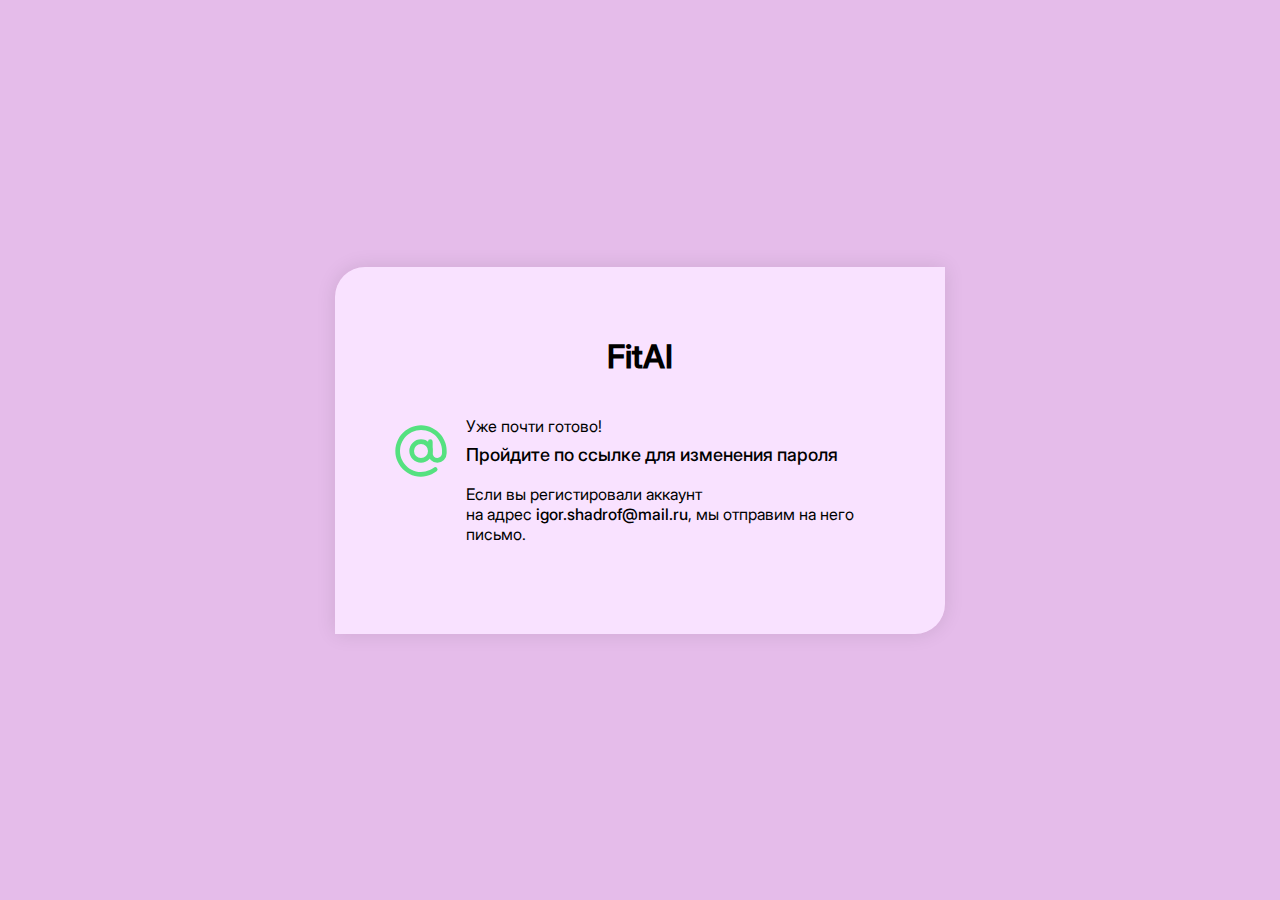
<file: ProductProgamming04042025/wwwroot/email-confirm-password-recovery.html>
<!DOCTYPE html>
<html lang="ru">
<head>
    <meta charset="UTF-8">
    <meta name="viewport" content="width=device-width, initial-scale=1.0">
    <link rel="stylesheet" href="./css/email-confirm.css">
    <link rel="stylesheet" href="./css/toast.css">
    <title>Document</title>
</head>
<body>
    <main>
        <section id="content">
            <div id="logo">
                <h1>FitAI</h1>
            </div>
            <div id="info">
                <div class="content">
                    <img src="./images/at.svg" class="at-image" alt="">
                    <div class="data">
                        <div class="small-text">
                            Уже почти готово!
                        </div>
                        <div class="text">
                            Пройдите по ссылке для изменения пароля
                        </div>
                        <div class="info-text">
                            Если вы регистировали аккаунт <br>
                            на адрес <span class="bold-text">igor.shadrof@mail.ru</span>, мы отправим на него письмо.
                        </div>
                    </div>
                </div>
            </div>
        </section>
    </main>
    <script src="./js/toast.js"></script>
    <script src="./js/login.js"></script>
</body>
</html>
</file>
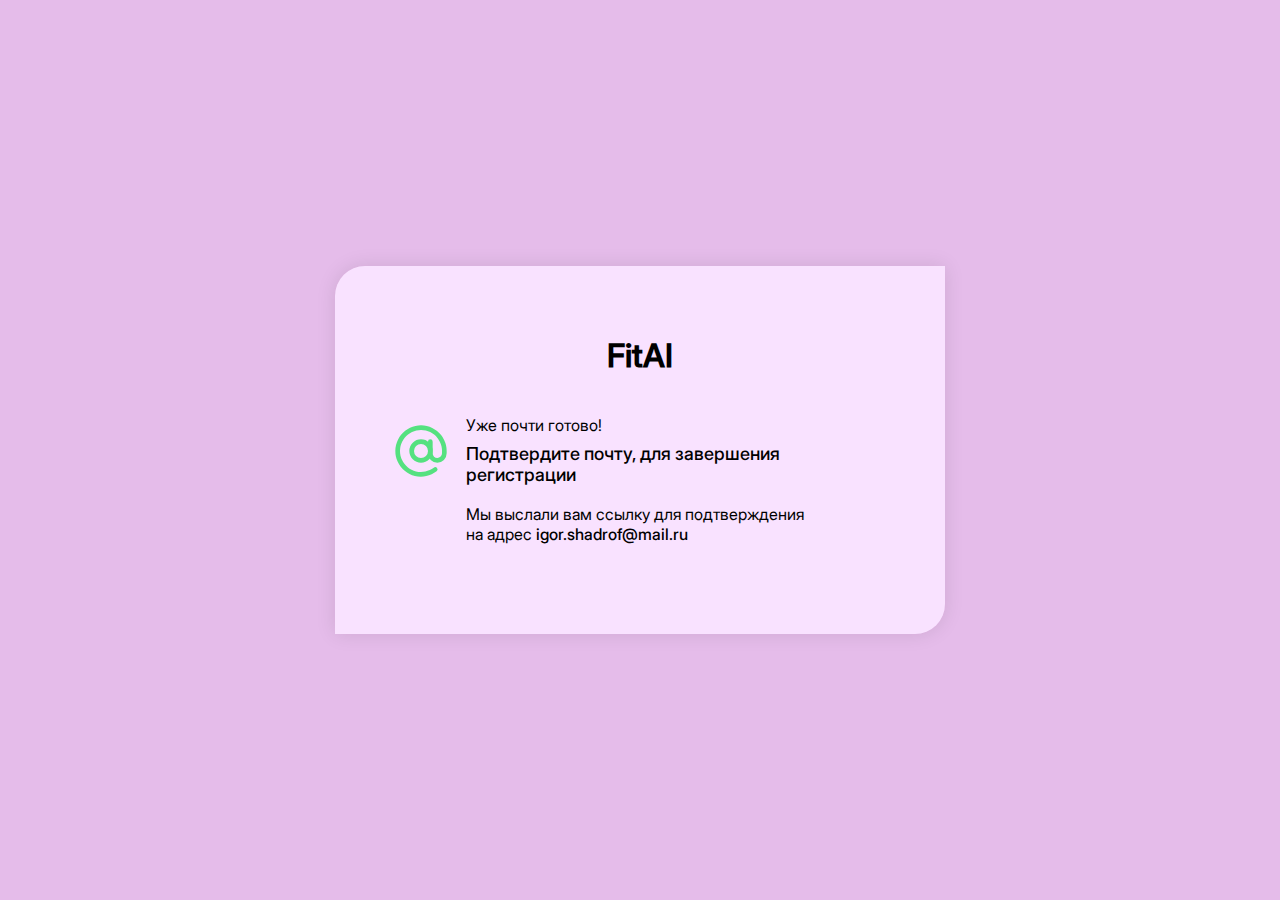
<file: ProductProgamming04042025/wwwroot/email-confirm.html>
<!DOCTYPE html>
<html lang="ru">
<head>
    <meta charset="UTF-8">
    <meta name="viewport" content="width=device-width, initial-scale=1.0">
    <link rel="stylesheet" href="./css/email-confirm.css">
    <link rel="stylesheet" href="./css/toast.css">
    <title>Document</title>
</head>
<body>
    <main>
        <section id="content">
            <div id="logo">
                <h1>FitAI</h1>
            </div>
            <div id="info">
                <div class="content">
                    <img src="./images/at.svg" class="at-image" alt="">
                    <div class="data">
                        <div class="small-text">
                            Уже почти готово!
                        </div>
                        <div class="text">
                            Подтвердите почту, для завершения регистрации
                        </div>
                        <div class="info-text">
                            Мы выслали вам ссылку для подтверждения <br>
                            на адрес <span class="bold-text">igor.shadrof@mail.ru</span>
                        </div>
                    </div>
                </div>
            </div>
        </section>
    </main>
    <script src="./js/toast.js"></script>
    <script src="./js/login.js"></script>
</body>
</html>
</file>
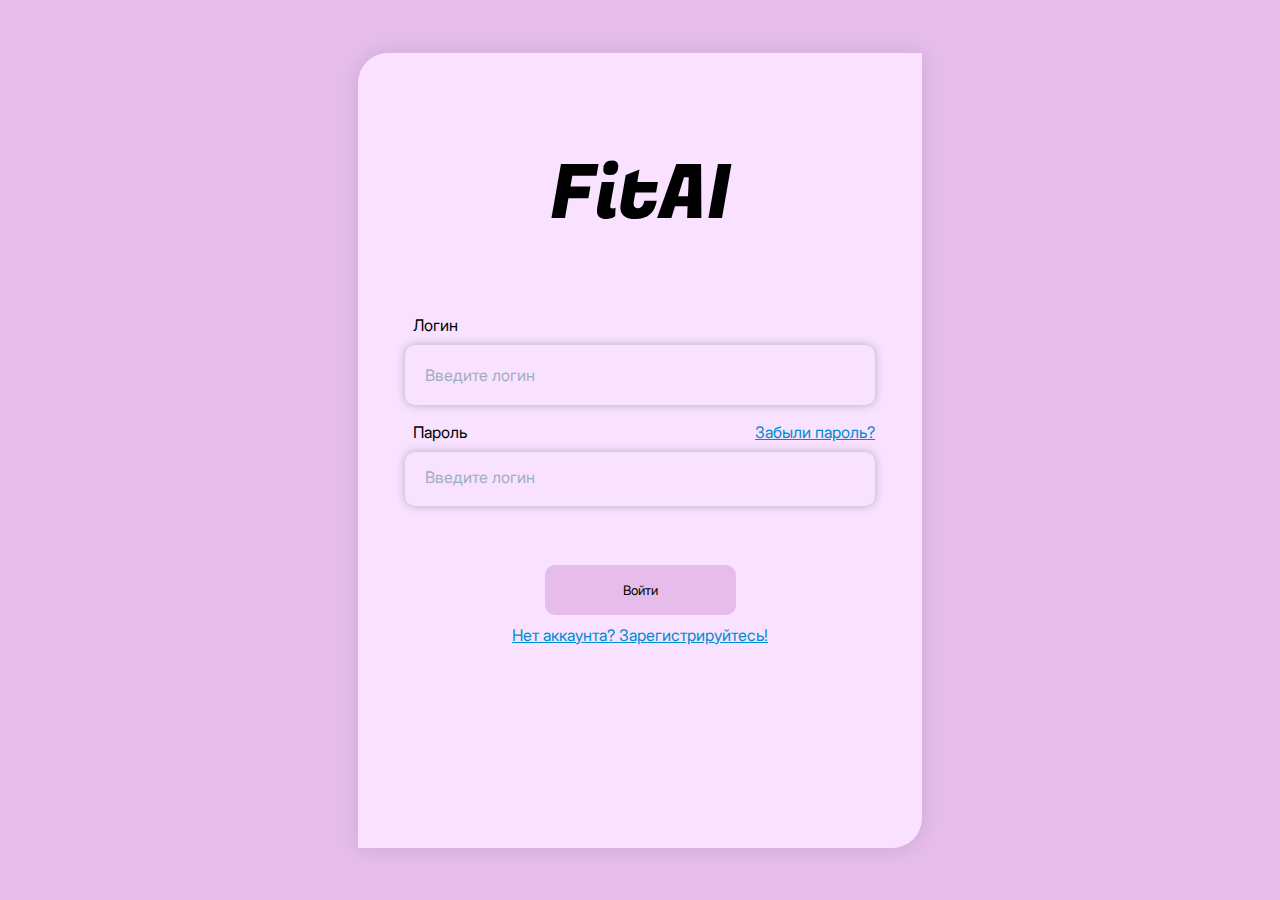
<file: ProductProgamming04042025/wwwroot/login.html>
<!DOCTYPE html>
<html lang="ru">
<head>
    <meta charset="UTF-8">
    <meta name="viewport" content="width=device-width, initial-scale=1.0">
    <link rel="stylesheet" href="./css/auth.css">
    <link rel="stylesheet" href="./css/toast.css">
    <title>Document</title>
</head>
<body>
    <main>
        <section id="content">
            <div id="logo">
                <h1>FitAI</h1>
            </div>
            <form id="form" action="">
                <label class="input">
                    <span>Логин</span>
                    <input type="text" name="login" id="login" placeholder="Введите логин" autocomplete="off" required>
                </label>
                <label class="input">
                    <span>
                        <span>Пароль</span>
                        <a href="./password-recovery-start.html">Забыли пароль?</a>
                    </span>
                    <input type="password" name="password" id="password"  placeholder="Введите логин" autocomplete="off" required>
                </label>
                <div class="form-footer">
                    <button type="submit">Войти</button>
                    <a href="./registration.html">Нет аккаунта? Зарегистрируйтесь!</a>
                </div>
            </form>
        </section>
    </main>
    <script src="./js/toast.js"></script>
    <script src="./js/login.js"></script>
</body>
</html>
</file>
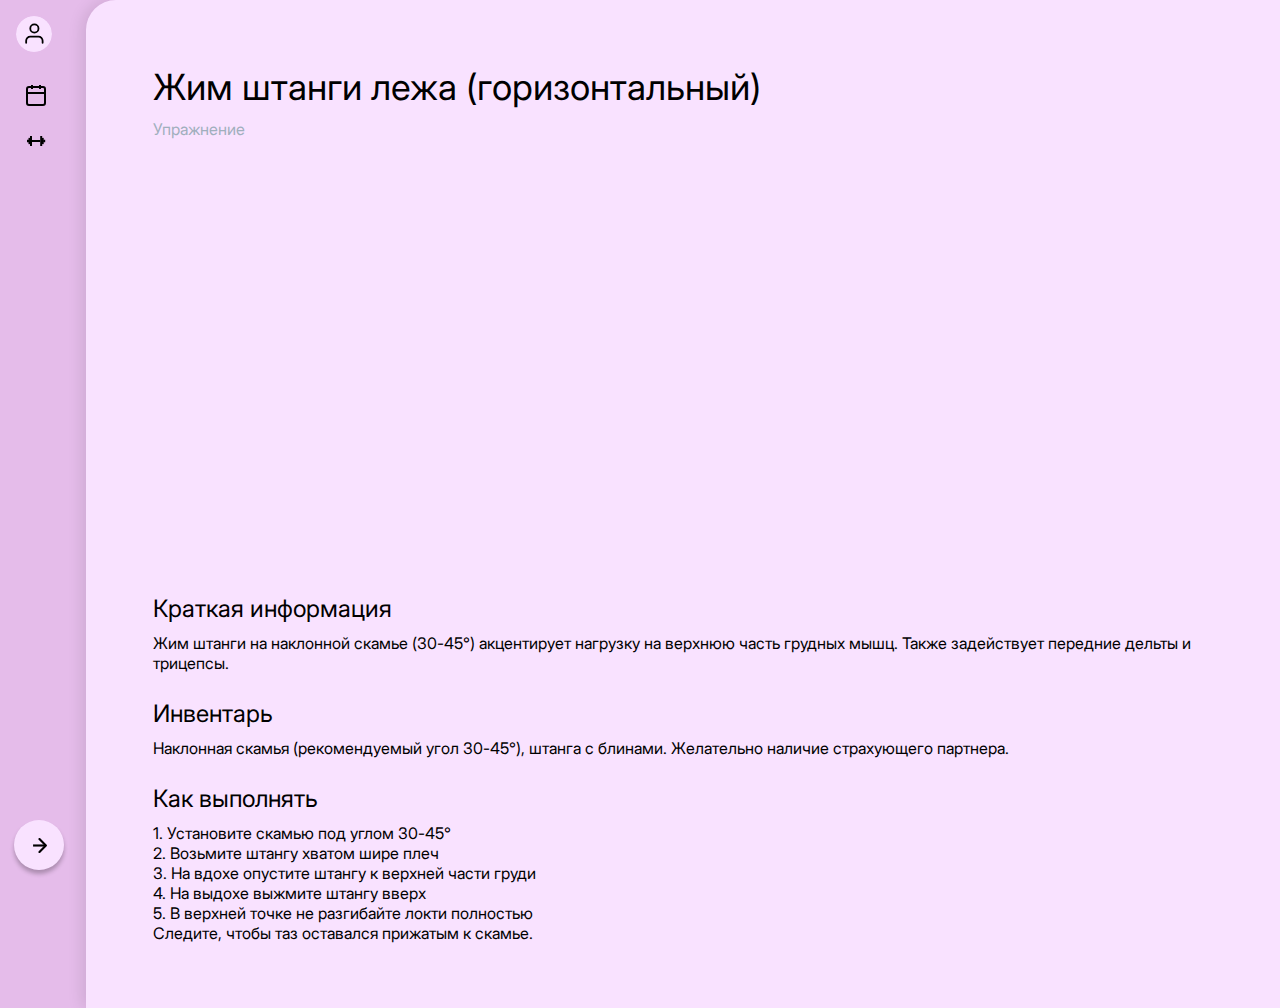
<file: ProductProgamming04042025/wwwroot/page copy.html>
<!DOCTYPE html>
<html lang="ru">

<head>
    <meta charset="UTF-8">
    <meta name="viewport" content="width=device-width, initial-scale=1.0">
    <link rel="stylesheet" href="./fonts/fontface.css">
    <link rel="stylesheet" href="./css/page.css">
    <link rel="stylesheet" href="./css/shell.css">
    <title>Русское скручивание</title>
</head>

<body>
    <main>
        <nav id="shell">
            <div id="mobile-shell" class="mobile">
                <div class="content">
                    <div class="hide-shell">
                        <img src="./images/burger.svg" alt="">
                    </div>
                    <span class="title">
                        Русское скручивание
                    </span>
                </div>
            </div>
            <div id="menu" class="hide">
                <div class="user-card-container">
                    <div class="user-card">
                        <div class="content">
                            <div class="image">
                                <img src="./images/avatar.svg" alt="">
                            </div>
                            <div class="user-info">
                                <span class="status">Пользователь</span>
                                <span class="name">Игорь Шадров</span>
                            </div>
                            <div class="config"><a href="./config" class="gear">
                                    <img src="./images/gear.svg" alt="C">
                                </a></div>
                        </div>
                    </div>
                </div>
                <div id="shell-navigation">
                    <a href="/dashboard.html" class="nav-item">
                        <div class="content">
                            <div class="icon">
                                <img src="./images/calendar.svg" alt="">
                            </div>
                            <span class="title">
                                Чат
                            </span>
                        </div>
                    </a>
                    <a href="/dashboard.html" class="nav-item ">
                        <div class="content">
                            <div class="icon">
                                <img src="./images/dumbbells.svg" alt="">
                            </div>
                            <span class="title">
                                План тренеровок
                            </span>
                        </div>
                    </a>
                </div>
                <button class="hide-shell">
                    <img src="./images/arrow.svg" alt="">
                </button>
            </div>
        </nav>
        <section id="content">
            <div class="data">
                <div class="title">
                    Жим штанги лежа (горизонтальный)
                </div>
                <div class="subtext">Упражнение</div>
                <div id="page">
                    <div class="video">

                        <iframe
                        width="720"
                        height="405"
                        src="https://rutube.ru/play/embed/db4c03f42ca032b647ef18dae7b05823"
                        frameBorder="0"
                        allow="clipboard-write; autoplay"
                        webkitAllowFullScreen
                        mozallowfullscreen
                        allowFullScreen
                      ></iframe>
                    

                    </div>
                    <div class="data">
                        <div class="item">
                            <div class="title">
                                Краткая информация
                            </div>
                            <div class="body">
                                Жим штанги на наклонной скамье (30-45°) акцентирует нагрузку на верхнюю часть грудных
                                мышц. Также задействует передние дельты и трицепсы.
                            </div>
                        </div>
                        <div class="item">
                            <div class="title">
                                Инвентарь
                            </div>
                            <div class="body">
                                Наклонная скамья (рекомендуемый угол 30-45°), штанга с блинами. Желательно наличие
                                страхующего партнера.
                            </div>
                        </div>
                        <div class="item">
                            <div class="title">
                                Как выполнять
                            </div>
                            <div class="body">
                                1. Установите скамью под углом 30-45°<br>
                                2. Возьмите штангу хватом шире плеч<br>
                                3. На вдохе опустите штангу к верхней части груди<br>
                                4. На выдохе выжмите штангу вверх<br>
                                5. В верхней точке не разгибайте локти полностью<br>
                                Следите, чтобы таз оставался прижатым к скамье.
                            </div>
                        </div>
                    </div>
                </div>
            </div>
        </section>
    </main>

    <script src="./js/shell.js"></script>
</body>

</html>
</file>
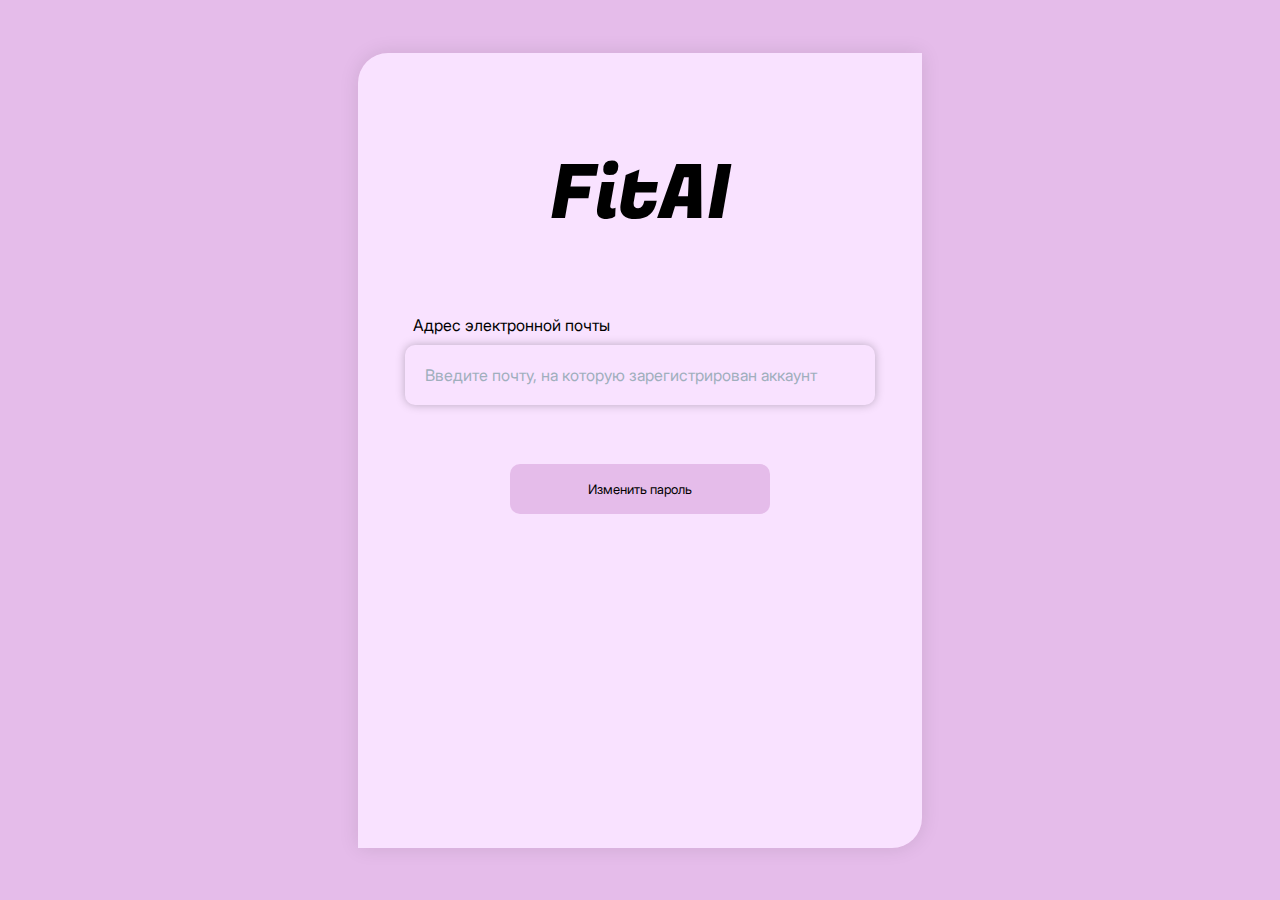
<file: ProductProgamming04042025/wwwroot/password-recovery-start.html>
<!DOCTYPE html>
<html lang="ru">
<head>
    <meta charset="UTF-8">
    <meta name="viewport" content="width=device-width, initial-scale=1.0">
    <link rel="stylesheet" href="./css/auth.css">
    <link rel="stylesheet" href="./css/toast.css">
    <title>Document</title>
</head>
<body>
    <main>
        <section id="content">
            <div id="logo">
                <h1>FitAI</h1>
            </div>
            <form id="form" action="./email-confirm-password-recovery.html">
                <label class="input">
                    <span>Адрес электронной почты</span>
                    <input type="email" name="email" id="email" placeholder="Введите почту, на которую зарегистрирован аккаунт" autocomplete="off" required>
                </label>
                <div class="form-footer">
                    <button type="submit">Изменить пароль</button>
                </div>
            </form>
        </section>
    </main>
    <script src="./js/toast.js"></script>
    <script src="./js/login.js"></script>
</body>
</html>
</file>
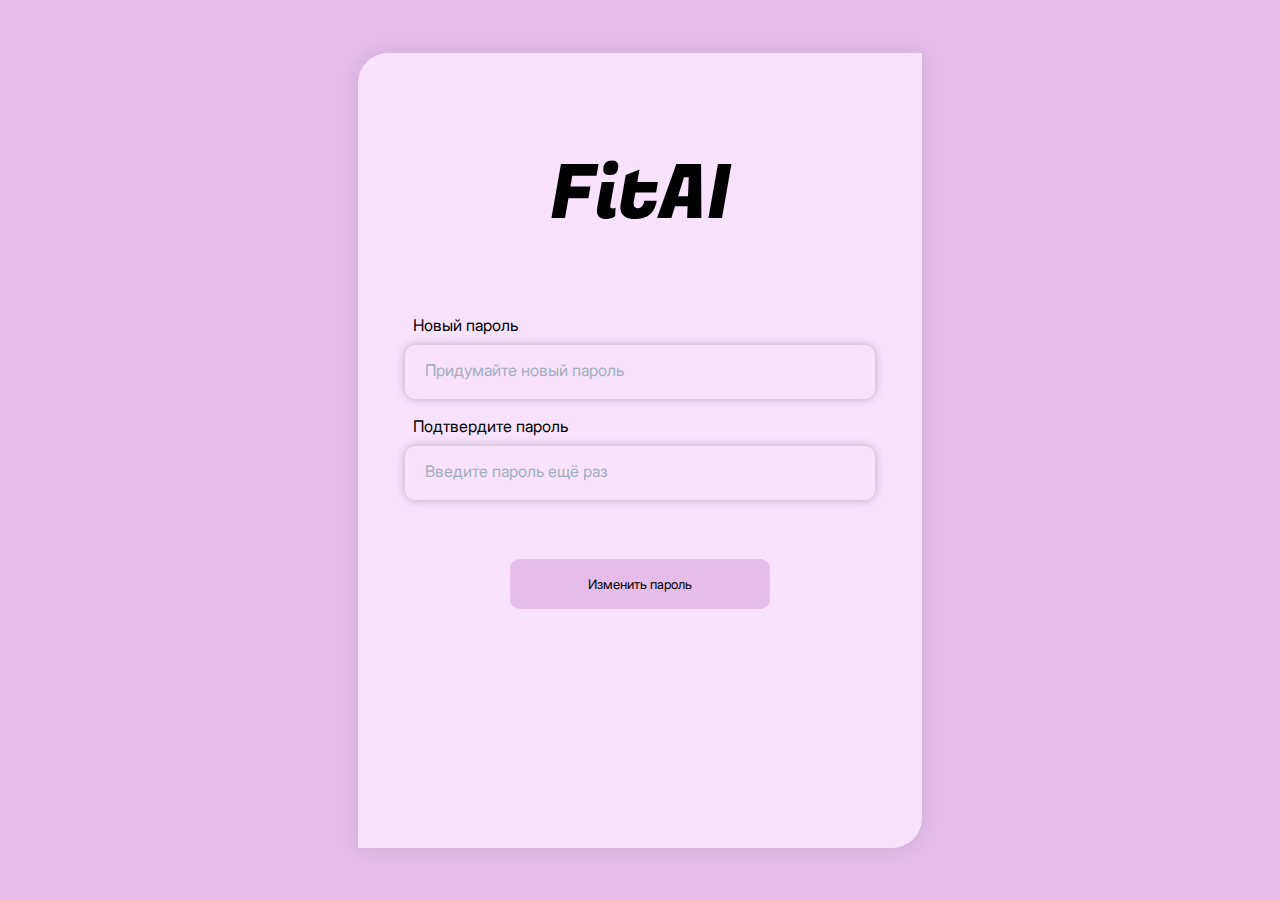
<file: ProductProgamming04042025/wwwroot/password-recovery.html>
<!DOCTYPE html>
<html lang="ru">
<head>
    <meta charset="UTF-8">
    <meta name="viewport" content="width=device-width, initial-scale=1.0">
    <link rel="stylesheet" href="./css/auth.css">
    <link rel="stylesheet" href="./css/toast.css">
    <title>Document</title>
</head>
<body>
    <main>
        <section id="content">
            <div id="logo">
                <h1>FitAI</h1>
            </div>
            <form id="form" action="">
                <label class="input">
                    <span>Новый пароль</span>
                    <input type="password" name="login" id="password" placeholder="Придумайте новый пароль" autocomplete="off" required>
                </label>
                <label class="input">
                    <span>Подтвердите пароль</span>
                    <input type="password" name="password-confirm" id="password-confirm" placeholder="Введите пароль ещё раз" autocomplete="off" required>
                </label>
                <div class="form-footer">
                    <button type="submit">Изменить пароль</button>
                </div>
            </form>
        </section>
    </main>
    <script src="./js/toast.js"></script>
    <script src="./js/login.js"></script>
</body>
</html>
</file>
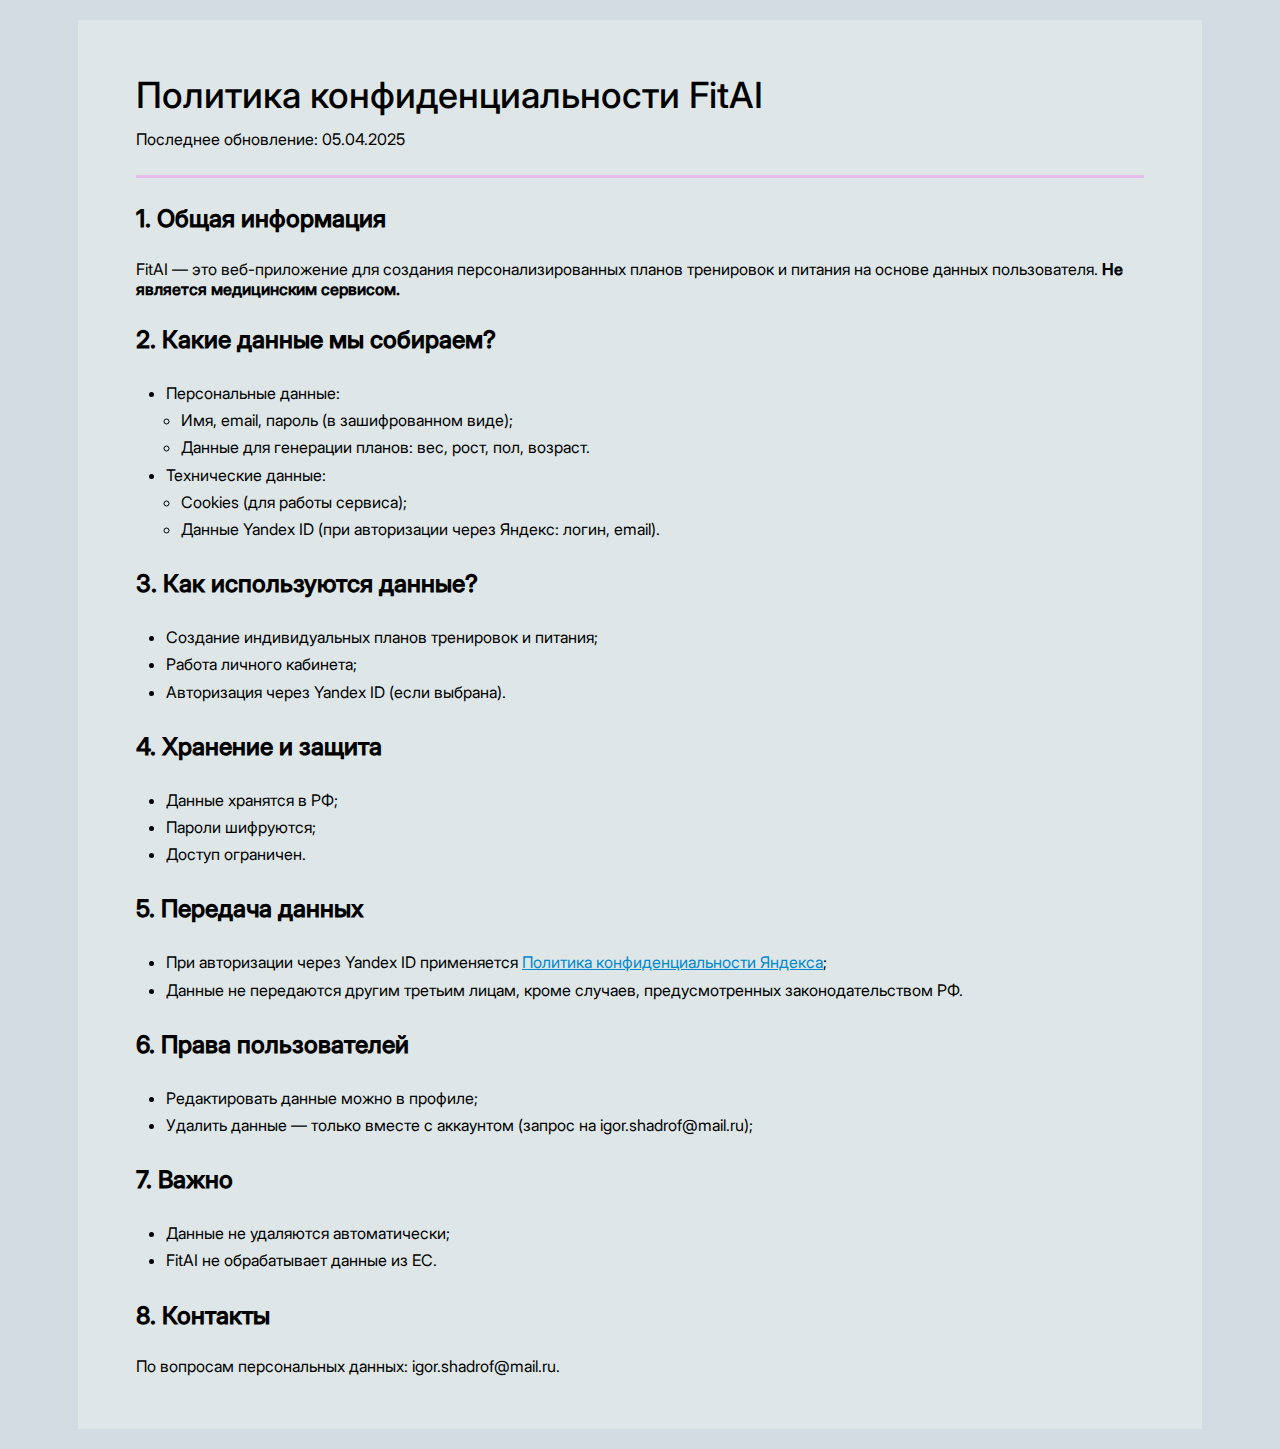
<file: ProductProgamming04042025/wwwroot/privacy.html>
<!DOCTYPE html>
<html lang="ru">

<head>
    <meta charset="UTF-8">
    <meta name="viewport" content="width=device-width, initial-scale=1.0">
    <title>Политика конфиденциальности</title>
    <link rel="stylesheet" href="./css/root.css">
    <link rel="stylesheet" href="./css/privacy.css">
</head>

<body>
    <main>
        <div id="content">
            <div class="head">
                <h1 class="title">
                    Политика конфиденциальности FitAI
                </h1>
                <div class="date">
                    Последнее обновление: 05.04.2025
                </div>
            </div>
            <div class="data">
                <div class="item">
                    <h2>1. Общая информация</h2>
                    <div class="body">
                        FitAI — это веб-приложение для создания персонализированных планов тренировок и питания на основе данных пользователя. <b>Не является медицинским сервисом.</b>
                    </div>
                </div>
                <div class="item">
                    <h2>2. Какие данные мы собираем?</h2>
                    <div class="body">
                        <ul>
                            <li>
                                Персональные данные:
                                <ul>
                                    <li>
                                        Имя, email, пароль (в зашифрованном виде);
                                    </li>
                                    <li>
                                        Данные для генерации планов: вес, рост, пол, возраст.
                                    </li>
                                </ul>
                            </li>
                            <li>
                                Технические данные:
                                <ul>
                                    <li>
                                        Cookies (для работы сервиса);
                                    </li>
                                    <li>
                                        Данные Yandex ID (при авторизации через Яндекс: логин, email).
                                    </li>
                                </ul>
                            </li>
                        </ul>
                    </div>
                </div>
                <div class="item">
                    <h2>3. Как используются данные?</h2>
                    <div class="body">
                        <ul>
                            <li>
                                Создание индивидуальных планов тренировок и питания;
                            </li>
                            <li>
                                Работа личного кабинета;
                            </li>
                            <li>
                                Авторизация через Yandex ID (если выбрана).
                            </li>
                        </ul>
                    </div>
                </div>
                <div class="item">
                    <h2>4. Хранение и защита</h2>
                    <div class="body">
                        <ul>
                            <li>
                                Данные хранятся в РФ;
                            </li>
                            <li>
                                Пароли шифруются;
                            </li>
                            <li>
                                Доступ ограничен.
                            </li>
                        </ul>
                    </div>
                </div>
                <div class="item">
                    <h2>5. Передача данных</h2>
                    <div class="body">
                        <ul>
                            <li>
                                При авторизации через Yandex ID применяется <a
                                    target="_blank"
                                    href="https://yandex.ru/legal/confidential/">Политика конфиденциальности
                                    Яндекса</a>;
                            </li>
                            <li>
                                Данные не передаются другим третьим лицам, кроме случаев, предусмотренных
                                законодательством
                                РФ.
                            </li>
                        </ul>
                    </div>
                </div>
                <div class="item">
                    <h2>6. Права пользователей</h2>
                    <div class="body">
                        <ul>
                            <li>
                                Редактировать данные можно в профиле;
                            </li>
                            <li>
                                Удалить данные — только вместе с аккаунтом (запрос на igor.shadrof@mail.ru);
                            </li>
                        </ul>
                    </div>
                </div>
                <div class="item">
                    <h2>7. Важно</h2>
                    <div class="body">
                        <ul>
                            <li>
                                Данные не удаляются автоматически;
                            </li>
                            <li>
                                FitAI не обрабатывает данные из ЕС.
                            </li>
                        </ul>
                    </div>
                </div>
                <div class="item">
                    <h2>8. Контакты</h2>
                    <div class="body">
                        По вопросам персональных данных: igor.shadrof@mail.ru.
                    </div>
                </div>
            </div>
        </div>
    </main>
</body>

</html>
</file>
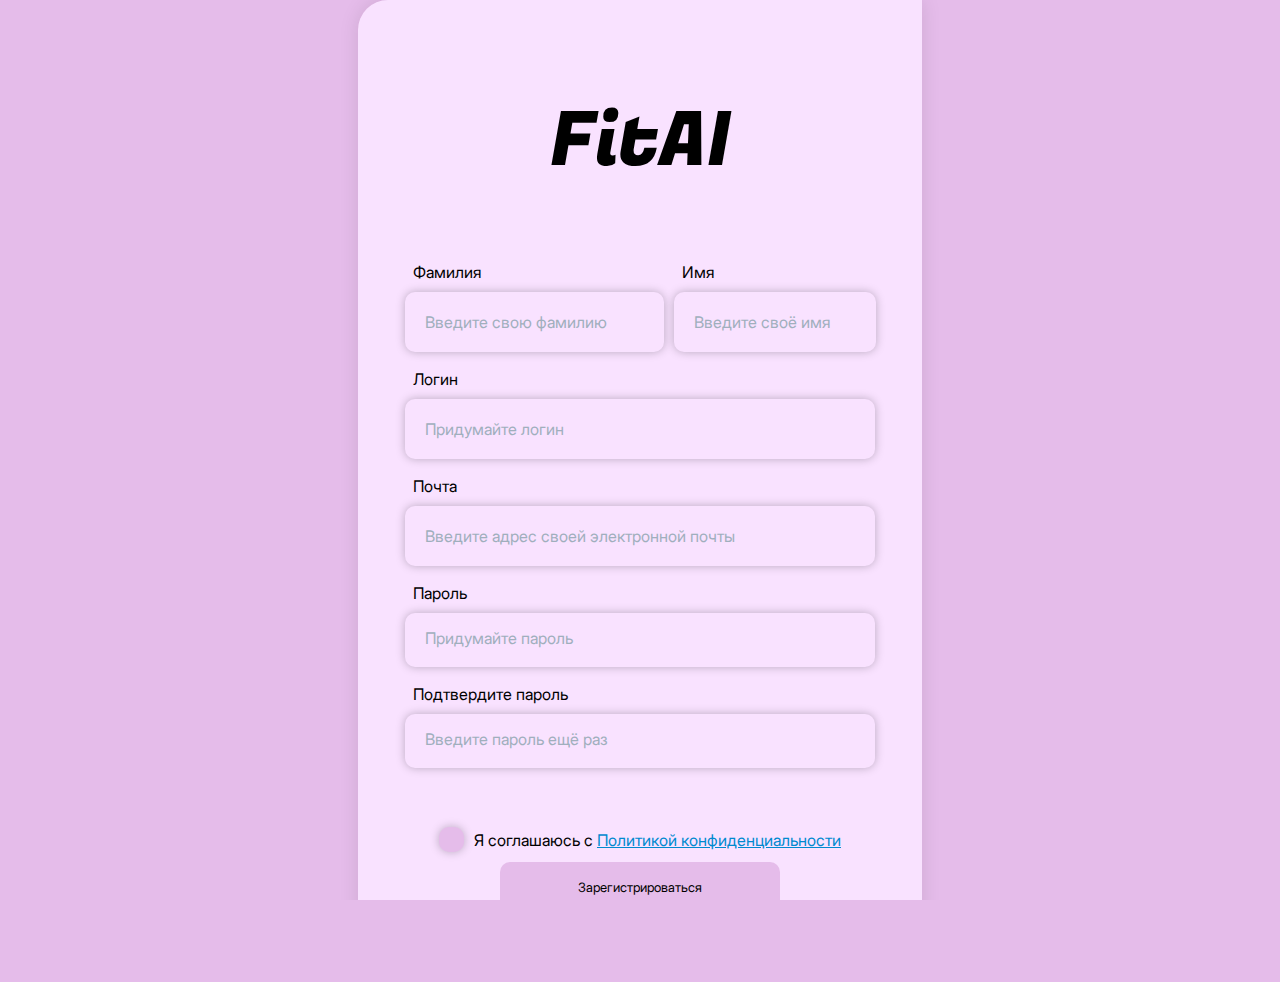
<file: ProductProgamming04042025/wwwroot/registration.html>
<!DOCTYPE html>
<html lang="ru">
<head>
    <meta charset="UTF-8">
    <meta name="viewport" content="width=device-width, initial-scale=1.0">
    <link rel="stylesheet" href="./css/registration.css">
    <link rel="stylesheet" href="./css/toast.css">
    <title>Document</title>
</head>
<body>
    <main>
        <section id="content">
            <div id="logo">
                <h1>FitAI</h1>
            </div>
            <form id="form" action="">
                <div class="split-fields">
                    <label class="input">
                        <span>Фамилия</span>
                        <input type="text" name="firstname" placeholder="Введите свою фамилию" autocomplete="off" required>
                    </label>
                    <label class="input">
                        <span>Имя</span>
                        <input type="text" name="lastname" placeholder="Введите своё имя" autocomplete="off" required>
                    </label>
                </div>
                <label class="input">
                    <span>
                        Логин
                    </span>
                    <input type="text" name="login" placeholder="Придумайте логин" autocomplete="off" required>
                </label>
                <label class="input">
                    <span>
                        Почта
                    </span>
                    <input type="email" name="email" placeholder="Введите адрес своей электронной почты" autocomplete="off" required>
                </label>
                <label class="input">
                    <span>
                        Пароль
                    </span>
                    <input type="password" name="password"  placeholder="Придумайте пароль" autocomplete="off" required>
                </label>
                <label class="input">
                    <span>
                        Подтвердите пароль
                    </span>
                    <input type="password" name="password-confirm"  placeholder="Введите пароль ещё раз" autocomplete="off" required>
                </label>
                <div class="form-footer">
                    <label for="privacy" class="input-checkbox">
                        <input type="checkbox" name="privacy" id="privacy" hidden>
                        <label for="privacy" class="checkbox">

                        </label>
                        <div class="text">
                            <div>
                                Я соглашаюсь с <a href="./confidence.html">Политикой конфиденциальности</a>
                            </div>
                        </div>
                    </label>
                    <button type="submit">Зарегистрироваться</button>
                    <a href="./login.html">Есть аккаунт? Войдите!</a>
                </div>
            </form>
        </section>
    </main>
    <script src="./js/toast.js"></script>
    <script src="./js/login.js"></script>
</body>
</html>
</file>
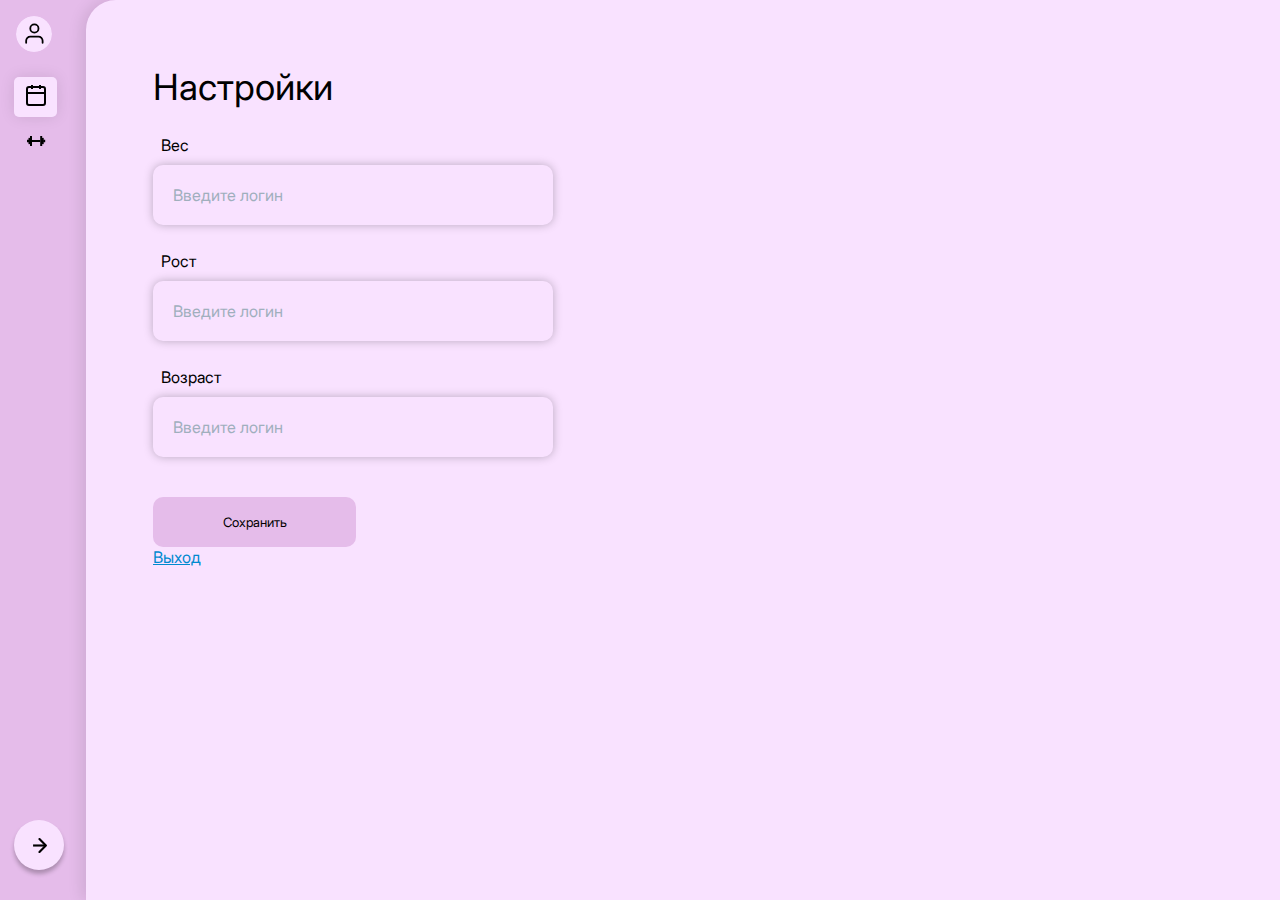
<file: ProductProgamming04042025/wwwroot/settings.html>
<!DOCTYPE html>
<html lang="ru">

<head>
    <meta charset="UTF-8">
    <meta name="viewport" content="width=device-width, initial-scale=1.0">
    <link rel="stylesheet" href="./fonts/fontface.css">
    <link rel="stylesheet" href="./css/shell.css">
    <link rel="stylesheet" href="./css/settings.css">
    <title>МАКЕТ</title>
</head>

<body>
    <main>
        <nav id="shell">
            <div id="mobile-shell" class="mobile">
                <div class="content">
                    <div class="hide-shell">
                        <img src="./images/burger.svg" alt="">
                    </div>
                    <span class="title">
                        Чат
                    </span>
                </div>
            </div>
            <div id="menu" class="hide">
                <div class="user-card-container">
                    <div class="user-card">
                        <div class="content">
                            <div class="image">
                                <img src="./images/avatar.svg" alt="">
                            </div>
                            <div class="user-info">
                                <span class="status">Пользователь</span>
                                <span class="name">Игорь Шадров</span>
                            </div>
                            <div class="config"><a href="./config" class="gear">
                                    <img src="./images/gear.svg" alt="C">
                                </a></div>
                        </div>
                    </div>
                </div>
                <div id="shell-navigation">
                    <a href="/dashboard.html" class="nav-item selected">
                        <div class="content">
                            <div class="icon">
                                <img src="./images/calendar.svg" alt="">
                            </div>
                            <span class="title">
                                Чат
                            </span>
                        </div>
                    </a>
                    <a href="/dashboard.html" class="nav-item ">
                        <div class="content">
                            <div class="icon">
                                <img src="./images/dumbbells.svg" alt="">
                            </div>
                            <span class="title">
                                План тренеровок
                            </span>
                        </div>
                    </a>
                </div>
                <button class="hide-shell">
                    <img src="./images/arrow.svg" alt="">
                </button>
            </div>
        </nav>
        <section id="content">
            <div class="data">
                <div class="title">
                    Настройки
                </div>
                <div id="settings">
                    <div class="content">
                        <form action="">
                            <label class="input">
                                <span>Вес</span>
                                <input type="text" name="login" id="login" placeholder="Введите логин" autocomplete="off" required>
                            </label>
                            <label class="input">
                                <span>Рост</span>
                                <input type="text" name="login" id="login" placeholder="Введите логин" autocomplete="off" required>
                            </label>
                            <label class="input">
                                <span>Возраст</span>
                                <input type="text" name="login" id="login" placeholder="Введите логин" autocomplete="off" required>
                            </label>
                            <button type="submit">Сохранить</button>
                        </form>
                    </div>
                    <div class="exit">
                        <a href="./exit" class="exit-button">
                            Выход
                        </a>
                    </div>
                </div>
            </div>
        </section>
    </main>

    <script src="./js/shell.js"></script>
    <script src="./js/loader.js"></script>
</body>

</html>
</file>
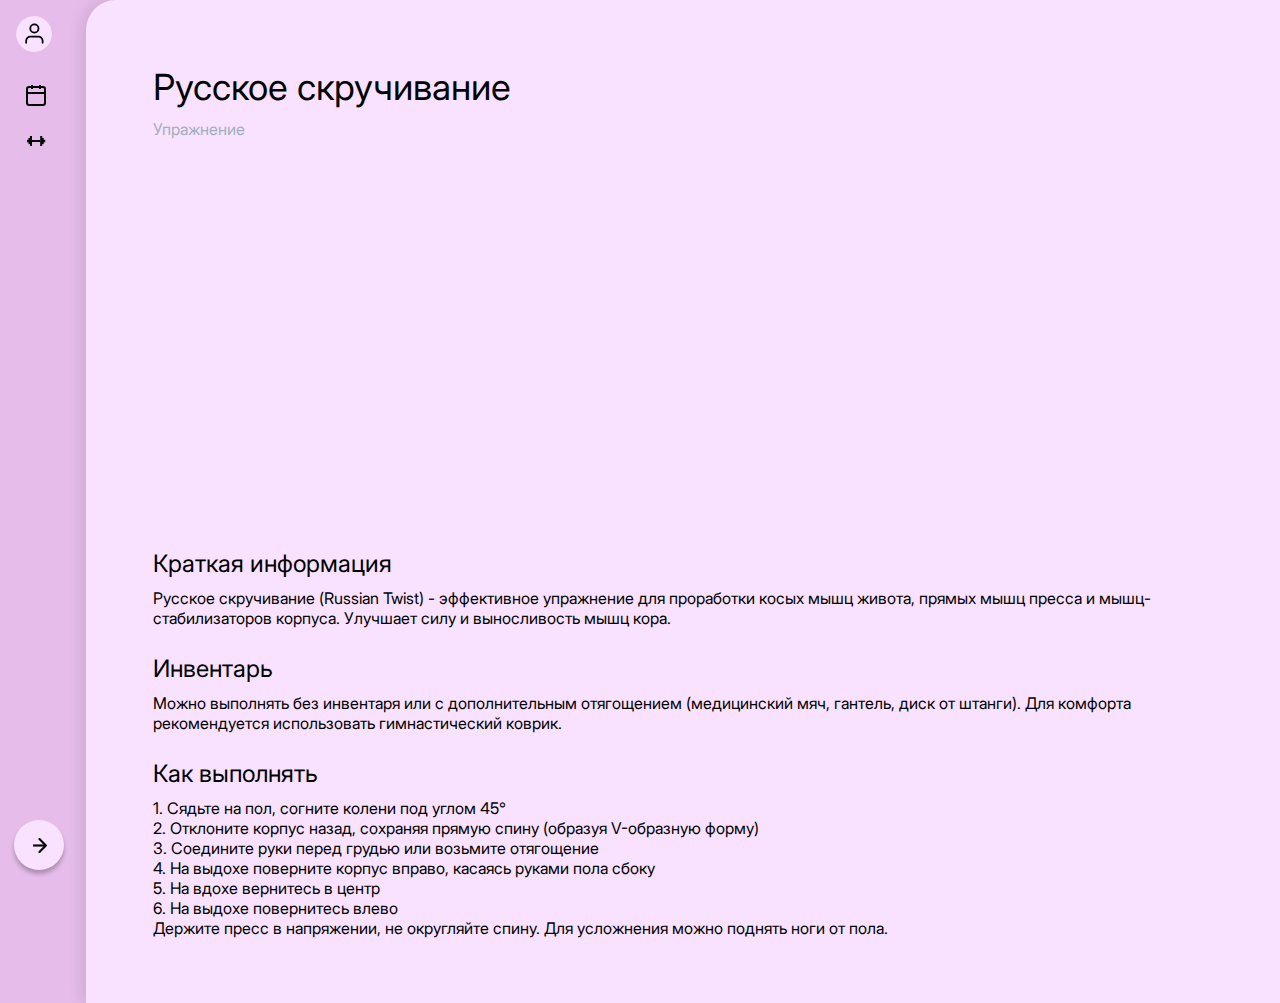
<file: ProductProgamming04042025/wwwroot/Русское скручивание.html>
<!DOCTYPE html>
<html lang="ru">

<head>
    <meta charset="UTF-8">
    <meta name="viewport" content="width=device-width, initial-scale=1.0">
    <link rel="stylesheet" href="./fonts/fontface.css">
    <link rel="stylesheet" href="./css/page.css">
    <link rel="stylesheet" href="./css/shell.css">
    <title>Русское скручивание</title>
</head>

<body>
    <main>
        <nav id="shell">
            <div id="mobile-shell" class="mobile">
                <div class="content">
                    <div class="hide-shell">
                        <img src="./images/burger.svg" alt="">
                    </div>
                    <span class="title">
                        Русское скручивание
                    </span>
                </div>
            </div>
            <div id="menu" class="hide">
                <div class="user-card-container">
                    <div class="user-card">
                        <div class="content">
                            <div class="image">
                                <img src="./images/avatar.svg" alt="">
                            </div>
                            <div class="user-info">
                                <span class="status">Пользователь</span>
                                <span class="name">Игорь Шадров</span>
                            </div>
                            <div class="config"><a href="./config" class="gear">
                                    <img src="./images/gear.svg" alt="C">
                                </a></div>
                        </div>
                    </div>
                </div>
                <div id="shell-navigation">
                    <a href="/dashboard.html" class="nav-item">
                        <div class="content">
                            <div class="icon">
                                <img src="./images/calendar.svg" alt="">
                            </div>
                            <span class="title">
                                Чат
                            </span>
                        </div>
                    </a>
                    <a href="/dashboard.html" class="nav-item ">
                        <div class="content">
                            <div class="icon">
                                <img src="./images/dumbbells.svg" alt="">
                            </div>
                            <span class="title">
                                План тренеровок
                            </span>
                        </div>
                    </a>
                </div>
                <button class="hide-shell">
                    <img src="./images/arrow.svg" alt="">
                </button>
            </div>
        </nav>
        <section id="content">
            <div class="data">
                <div class="title">
                    Русское скручивание
                </div>
                <div class="subtext">Упражнение</div>
                <div id="page">
                    <div class="video">
                        <iframe src="https://vk.com/video_ext.php?oid=-126912496&id=456243727&hash=ca35a5bc41a7dc44" width="640" height="360" frameborder="0" allowfullscreen="1" allow="autoplay; encrypted-media; fullscreen; picture-in-picture"></iframe>
                    </div>
                    <div class="data">
                        <div class="item">
                            <div class="title">
                                Краткая информация
                            </div>
                            <div class="body">
                                Русское скручивание (Russian Twist) - эффективное упражнение для проработки косых мышц живота, прямых мышц пресса и мышц-стабилизаторов корпуса. Улучшает силу и выносливость мышц кора.
                            </div>
                        </div>
                        <div class="item">
                            <div class="title">
                                Инвентарь
                            </div>
                            <div class="body">
                                Можно выполнять без инвентаря или с дополнительным отягощением (медицинский мяч, гантель, диск от штанги). Для комфорта рекомендуется использовать гимнастический коврик.
                            </div>
                        </div>
                        <div class="item">
                            <div class="title">
                                Как выполнять
                            </div>
                            <div class="body">
                                1. Сядьте на пол, согните колени под углом 45°<br>
                                2. Отклоните корпус назад, сохраняя прямую спину (образуя V-образную форму)<br>
                                3. Соедините руки перед грудью или возьмите отягощение<br>
                                4. На выдохе поверните корпус вправо, касаясь руками пола сбоку<br>
                                5. На вдохе вернитесь в центр<br>
                                6. На выдохе повернитесь влево<br>
                                Держите пресс в напряжении, не округляйте спину. Для усложнения можно поднять ноги от пола.
                            </div>
                        </div>
                    </div>
                </div>
            </div>
        </section>
    </main>

    <script src="./js/shell.js"></script>
</body>

</html>
</file>
<file: ProductProgamming04042025/wwwroot/css/email-confirm.css>
@import url(./root.css);


body {
    background-color: var(--blue);
    width: 100%;
    height: 100vh;
}

main {
    height: 100%;
    display: flex;
    justify-content: center;
    align-items: center;
    padding: 0 23px;
}

#content {
    padding: 87px 58px 90px;
    background-color: var(--light-blue);
    border-top-left-radius: 30px;
    border-bottom-right-radius: 30px;
    -webkit-box-shadow: 0px 0px 20px 0px rgba(0, 0, 0, 0.1);
    -moz-box-shadow: 0px 0px 20px 0px rgba(0, 0, 0, 0.1);
    box-shadow: 0px 0px 20px 0px rgba(0, 0, 0, 0.1);
}

#info>.content {
    display: grid;
}


#content .small-text {
    margin-top: 17px;
    font-size: 16px;
}

#content .text {
    margin-top: 8px;
    font-size: 18px;
    font-weight: 500;
}

#content .info-text {
    margin-top: 19px;
}

#content .bold-text {
    font-weight: 500;
}
@media (max-width: 660px) {
    #logo {
        display: none;
    }
}


@media (min-width: 520px) {
    #content .small-text {
        margin-top: 0px;
    }
    #info>.content{
        grid-template-columns: max-content auto;
        gap: 17px;
    }
    #info>.content>.at-image{
        margin-top: 7.5px;
        grid-column: 1;
    }
    #info>.content>.data{
        grid-column: 2;
    }
}

@media (min-width: 660px) {
    #content {
        width: 610px;
        padding: 70px 58px 90px;    
    }

    #logo{
        display: flex;
        justify-content: center;
        margin-bottom: 40px;
    }
}
</file>
<file: ProductProgamming04042025/wwwroot/css/toast.css>
@import url(./root.css);
.toast{
    position: fixed;
    right: -100%;
    bottom: 40px;
    background-color: var(--light-blue);
    padding: 18px;
    width: 330px;
    border-radius: 10px;
    -webkit-box-shadow: 0px 0px 10px 0px rgba(0, 0, 0, 0.1);
    -moz-box-shadow: 0px 0px 10px 0px rgba(0, 0, 0, 0.1);
    box-shadow: 0px 0px 10px 0px rgba(0, 0, 0, 0.1);
    transition: 0.5s ease;
    z-index: 1000;
}

.toast.centred.state-1{
    right: calc(50% - 330px / 2);
    bottom: 40px;
}
.toast.state-1{
    right: 20px;
    bottom: 40px;
}

.toast.centred.state-2{
    right: calc(50% - 330px / 2);
    bottom: -100%;
}
.toast.state-2{
    right: 20px;
    bottom: -100%;
}

.toast>.content>.text{
    padding-bottom: 5px;
}
.toast>.content{
    display: flex;
    align-items: center;
    gap: 11px;
    font-size: 16px;
}
</file>
<file: ProductProgamming04042025/wwwroot/css/auth.css>
main{
    height: 100%;
    display: flex;
    align-items: center;
    justify-content: center;
}
body{
    background-color: var(--blue);
    height: 100vh;
    width: 100%;
}

#content{
    padding-top: 87px;
    width: 564px;
    height: 795px;
    background-color: var(--light-blue);
    border-top-left-radius: 30px;
    border-bottom-right-radius: 30px;
    -webkit-box-shadow: 0px 0px 20px 0px rgba(0, 0, 0, 0.1);
    -moz-box-shadow: 0px 0px 20px 0px rgba(0, 0, 0, 0.1);
    box-shadow: 0px 0px 20px 0px rgba(0, 0, 0, 0.1);
}
#content h1{
    text-align: center;
    font-size: 24px;
    font-weight: normal;
}

#form{
    margin-top: 65px;
    padding: 0 47px;
    display: flex;
    flex-direction: column;
    gap: 17px;
}



#form .form-footer>a{
    text-align: center;
}
#form .form-footer{
    display: flex;
    flex-direction: column;
    align-items: center;
    margin-top: 42px;
    gap: 10px;
}

#form button:hover{
    -webkit-box-shadow: 0px 0px 10px 0px rgba(0, 0, 0, 0.1) inset;
    -moz-box-shadow: 0px 0px 10px 0px rgba(0, 0, 0, 0.1) inset;
    box-shadow: 0px 0px 10px 0px rgba(0, 0, 0, 0.1) inset;
}
#form button{
    transition: 0.1s;
    cursor: pointer;
    border-radius: 10px;
    appearance: none;
    border: none;
    box-shadow: none;
    padding: 17px 78px;
    background-color: var(--blue);
}

#logo>h1{
    font-family: 'Fugaz One';
    font-size: 75px;
}


@media (max-width: 656px) {

#logo>h1{
    font-family: 'Fugaz One';
    font-size: 36px;
}
    #content{
        width: 450px;
        height: 595px;
    }
    #form{
        margin-top: 25px;
    }
    

}
@media (max-width: 520px) {
    #content{
        width: 320px;
    }
    #form{
        margin-top: 25px;
    }
}
</file>
<file: ProductProgamming04042025/wwwroot/fonts/fontface.css>
@font-face {
    font-family: 'Inter';
    src: url('Inter28pt-Medium.woff2') format('woff2'),
        url('Inter28pt-Medium.woff') format('woff');
    font-weight: 500;
    font-style: normal;
    font-display: swap;
}

@font-face {
    font-family: 'Inter';
    src: url('Inter28pt-Regular.woff2') format('woff2'),
        url('Inter28pt-Regular.woff') format('woff');
    font-weight: normal;
    font-style: normal;
    font-display: swap;
}

@font-face {
    font-family: 'Fugaz One';
    src: url('FugazOne-Regular.woff2') format('woff2'),
        url('FugazOne-Regular.woff') format('woff');
    font-weight: normal;
    font-style: normal;
    font-display: swap;
}
</file>
<file: ProductProgamming04042025/wwwroot/css/page.css>
#content .subtext{
    margin-top: 10px;
    color: var(--light-blue-text);
}

#page{
    margin-top: 20px;
}

#page>.data{
    margin-top: 26px;
    display: flex;
    flex-direction: column;
    gap: 26px;
}
#page>.video>iframe{
    max-width: 640px;
    width: 100%;
}
#page>.data>.item{
    display: flex;
    flex-direction: column;
    gap: 10px;
}
#page>.data>.item>.title{
    font-size: 24px;
}
#page>.data>.item>.body{
    font-size: 16px;
}
</file>
<file: ProductProgamming04042025/wwwroot/css/shell.css>
@import url(./root.css);
* {
    box-sizing: border-box;
    padding: 0;
    margin: 0;
    font-family: 'Inter', sans-serif;
}

a[href] {
    color: var(--blue-text);
}

body {
    display: flex;
    justify-content: center;
}

body>main {
    position: absolute;
    background-color: var(--blue);
}

.user-card-container {
    padding: 14px;
}

.user-card {
    border-radius: 10px;
    padding: 19px 23px 19px 23px;
    background-color: var(--light-blue);
    -webkit-box-shadow: 0px 4px 15px 0px rgba(0, 0, 0, 0.25);
    -moz-box-shadow: 0px 4px 15px 0px rgba(0, 0, 0, 0.25);
    box-shadow: 0px 4px 15px 0px rgba(0, 0, 0, 0.25);
}

.user-card>.content {
    display: grid;
    grid-template-columns: max-content auto max-content;
}

.user-card>.content>.image>img {
    width: 40px;
    height: 40px;
    border-radius: 50%;
    border: 2px solid var(--blue);
}

.user-card>.content>.user-info {
    display: flex;
    flex-direction: column;
    margin-left: 9px;
    justify-content: center;
    padding-bottom: 6px;
}

.user-card>.content>.user-info>.status {
    color: var(--light-blue-text);
    font-size: 12px;
}

.user-card>.content>.user-info>.name {
    color: black;
    font-size: 14px;
}

.user-card>.content>.config {
    display: flex;
    justify-content: center;
    align-items: center;
}

.user-card>.content>.config>.gear {
    display: flex;
    justify-content: center;
    align-items: center;
    border: 2px solid var(--blue);
    width: 35px;
    height: 35px;
    background: rgb(255, 255, 255);
    background: linear-gradient(225deg, rgba(255, 255, 255, 0.3) 10%, rgba(0, 0, 0, 0) 100%);
    border-radius: 50%;
}

#shell {
    position: relative;
    z-index: 999;
}

.hide-shell:hover {
    appearance: none;
}

.hide-shell {
    position: absolute;
    right: 15px;
    bottom: 30px;
    cursor: pointer;
    appearance: none;
    border: none;
    background-color: var(--light-blue);
    width: 50px;
    height: 50px;
    display: flex;
    justify-content: center;
    align-items: center;
    border-radius: 50%;
    -webkit-box-shadow: 0px 4px 4px 0px rgba(0, 0, 0, 0.25);
    -moz-box-shadow: 0px 4px 4px 0px rgba(0, 0, 0, 0.25);
    box-shadow: 0px 4px 4px 0px rgba(0, 0, 0, 0.25);
}

.hide-shell>img {
    width: 15px;
    height: 15px;
}

#menu {
    z-index: 10;
    height: 100vh;
    background-color: var(--blue);
    position: fixed;
    top: 0;
    left: 0;
    transition: left 0.1s ease;
}

#shell-navigation {
    display: flex;
    flex-direction: column;
    gap: 5px;
}

#shell-navigation>.nav-item {
    color: black;
    text-decoration: none;
    padding: 0 14px;
    border-radius: 5px;
    font-size: 16px;

}

#shell-navigation>.nav-item:hover>.content {
    -webkit-box-shadow: 0px 0px 15px 0px rgb(249, 226, 255, 0.9) inset;
    -moz-box-shadow: 0px 0px 15px 0px rgb(249, 226, 255, 0.9) inset;
    box-shadow: 0px 0px 15px 0px rgb(249, 226, 255, 0.9) inset;
}

#shell-navigation>.nav-item.selected>.content {
    background-color: var(--light-blue);
    width: 100%;
    -webkit-box-shadow: 0px 0px 15px 0px rgba(0, 0, 0, 0.1);
    -moz-box-shadow: 0px 0px 15px 0px rgba(0, 0, 0, 0.1);
    box-shadow: 0px 0px 15px 0px rgba(0, 0, 0, 0.1);
}

#shell-navigation>.nav-item>.content {
    gap: 14px;
    padding: 16px 30px;
    display: flex;
    align-items: center;
    border-radius: 5px;
}

#content {
    min-height: 100vh;
    background-color: var(--light-blue);
}

#content>.data>.title{
    font-size: 36px;
}

@media (max-width: 767px) {
    #content{
        padding: 30px;
    }
    .mobile {
        display: block;
    }
    #shell{
        position: sticky;
        top: 0;
        left: 0;
    }
    #mobile-shell .hide-shell{
        position: static;
        width: 40px;
        height: 40px;
        -webkit-box-shadow: 0px 0px 10px 0px rgba(0, 0, 0, 0.15);
        -moz-box-shadow: 0px 0px 10px 0px rgba(0, 0, 0, 0.15);
        box-shadow: 0px 0px 10px 0px rgba(0, 0, 0, 0.15);
    }
    #mobile-shell>.content{
        display: flex;
        gap: 15px;
        align-items: center;
    }
    #mobile-shell{
        width: 100%;
        padding: 9px 15px;
        background-color: var(--blue);
    }

    body>main {
        width: 100%;
    }

    #menu {
        height: 100%;
        width: 100%;
    }

    #menu.hide {
        left: -100%;
    }

}

@media (min-width: 768px) and (max-width: 1919px) {

    #menu.hide span{
        width: 100%;
    }
    #menu.hide .user-card{
        background-color: transparent;
        box-shadow: none;
        -webkit-box-shadow: none;
        -moz-box-shadow: none;
        box-shadow: none;
    }
    #menu.hide #shell-navigation > .nav-item > .content>.icon{
        padding: 7px;
    }
    #menu.hide .user-card,
    #menu.hide #shell-navigation > .nav-item > .content,
    #menu.hide .user-card > .content > .user-info{
        margin: 0;
        padding: 0;
    }
    #menu.hide #shell-navigation > .nav-item > .content{
        gap: 0;
        justify-content: center;
    }
    #menu.hide{
        min-width: 71px;
    }

    #menu.hide .config,
    #menu.hide span{
        width: 0;
        overflow: hidden;
    }

    #menu.hide .hide-shell{
        right: 7px;
    }
    #menu.hide .hide-shell>img{
        transform: rotate(180deg);
    }

}
@media (min-width: 768px) {
    .mobile {
        display: none;
    }
    main{
        display: flex;
        gap: 15px;
        width: 100%;
    }
    #shell, #menu{
        position: sticky;
        left: 0;
        top: 0;
    }
    #menu{
        min-width: 320px;
        background-color: transparent;
    }

    #content{
        padding: 65px 67px;
        width: 100%;
        border-top-left-radius: 30px;
        -webkit-box-shadow: -4px 0px 15px 0px rgba(0, 0, 0, 0.1);
        -moz-box-shadow: -4px 0px 15px 0px rgba(0, 0, 0, 0.1);
        box-shadow: -4px 0px 15px 0px rgba(0, 0, 0, 0.1);
    }
}

@media ((min-width: 768px) and (max-width: 1365px)) {
}

@media ((min-width: 1366px) and (max-width: 1919px)) {
}

@media (min-width: 1920px) {
    body {
        display: flex;
        justify-content: center;
        background-color: var(--blue);
    }

    .hide-shell{
        display: none;
    }

    body>main {
        width: 1920px;
    }
}
</file>
<file: ProductProgamming04042025/wwwroot/css/root.css>
@import url(../fonts/fontface.css);

:root {
    --light-blue: #F9E2FF;
    --blue: #E5BCEA;
    --light-red: #E7DEDE;

    --light-blue-text: #A0AFBD;
    --blue-text: #008ACF;
    --red-button: #F2C3C3
}

* {
    box-sizing: border-box;
    padding: 0;
    margin: 0;
    font-family: 'Inter', sans-serif;
}

a[href] {
    color: var(--blue-text);
}

html,
body {
    overflow-x: hidden;
}


/* элементы форм */

label.input>input[type=password]::placeholder {
    font-size: 16px;
}

label.input>input[type=password] {
    font-size: 11px;
}

label.input {
    font-size: 16px;
    display: flex;
    flex-direction: column;
}

label.input>span {
    display: flex;
    justify-content: space-between;
    margin-left: 8px;
    margin-bottom: 10px;
}

label.input>input::placeholder {
    color: var(--light-blue-text);
}

label.input>input {
    font-size: 16px;
    padding: 20px;
    appearance: none;
    border: none;
    background-color: var(--light-blue);
    border-radius: 10px;
    -webkit-box-shadow: 0px 0px 10px 0px rgba(0, 0, 0, 0.25);
    -moz-box-shadow: 0px 0px 10px 0px rgba(0, 0, 0, 0.25);
    box-shadow: 0px 0px 10px 0px rgba(0, 0, 0, 0.25);
}

label.input>.text-danger{
    margin-top: 10px;
}
label.input>input.input-validation-error,
label.input>input.error {
    background-color: var(--light-red);
    -webkit-box-shadow: 0px 0px 10px 0px rgba(255, 0, 0, 0.25);
    -moz-box-shadow: 0px 0px 10px 0px rgba(255, 0, 0, 0.25);
    box-shadow: 0px 0px 10px 0px rgba(255, 0, 0, 0.25);
}

form .split-fields {
    display: grid;
    grid-template-columns: 55% 43%;
    gap: 10px;
}

.input-checkbox {
    display: flex;
    align-items: center;
    gap: 10px;
}

.input-checkbox>input+.checkbox {
    display: flex;
    justify-content: center;
    align-items: center;
    -webkit-box-shadow: 0px 0px 10px 0px rgba(0, 0, 0, 0.25);
    -moz-box-shadow: 0px 0px 10px 0px rgba(0, 0, 0, 0.25);
    box-shadow: 0px 0px 10px 0px rgba(0, 0, 0, 0.25);
    width: 25px;
    height: 25px;
    cursor: pointer;
    border-radius: 10px;
    border: none;
    background-color: var(--blue);
}

.input-checkbox>input:checked+.checkbox {
    background-color: var(--light-blue);
}

.input-checkbox>input:checked+.checkbox::after {
    content: url('../images/check.svg');
    padding-left: 2px;
}

.fieldset-3{
    display: grid;
    grid-template-columns: auto auto auto;
    gap: 10px;
}
.fieldset-3 input[type=text]{
    width: 100%;
}


fieldset{
    border: none;
    display: flex;
    gap: 40px;
}


@media (max-width: 656px) {
    .input-checkbox>.text {
        font-size: 11px;
        width: min-content;
    }
}
</file>
<file: ProductProgamming04042025/wwwroot/css/privacy.css>
main {
    background-color: #D4DCE3;
    min-height: 100vh;
    padding: 20px;
}

* {
    hyphens: auto;
}

#content {
    background-color: #DEE6E7;
}

#content {
    max-width: 1124px;
    margin: auto;
}


ol {
    list-style-position: inside;
}

#content>.data {
    margin-top: 26px;
    border-top: 3px solid var(--blue);
}

#content>.data>.item {
    margin-top: 26px;
}

#content>.data>.item>.body {
    margin-top: 26px;
}

#content>.data>.item>.body>ul {
    padding-left: 30px;
    line-height: 170%;
}

#content>.data>.item>.body>ul ul {
    padding-left: 15px;
}

#content {
    padding: 53px 58px;
}

#content>.head>.title {
    font-size: 36px;
    font-weight: 500;
}

#content>.head>.date {
    font-size: 16px;
    font-weight: normal;
    margin-top: 12px;
}

@media (max-width: 560px) {
    #content {
        padding: 20px 30px;
    }

    #content>.data>.item>.body>ul {
        padding-left: 30px;
    }

    #content>.data>.item>.body>ul ul {
        padding-left: 15px;
    }
}
</file>
<file: ProductProgamming04042025/wwwroot/css/registration.css>
@import url(./auth.css);

#content{
    height: auto;
    padding-bottom: 40px;
}

main{
    height: auto;
}

@media (max-width: 656px) {
    main{
        margin-top: 60px;
    }       
    #content {
        height: auto;
        padding-top: 57px;
        padding-bottom: 30px;
    }
}

@media (max-width: 520px) {
    form .split-fields{
        display: flex !important;
        flex-direction: column;
        gap: 17px !important;
    }
    
    #form .form-footer{
        margin-top: 12px;
    }
    main{
        height: auto;
    }
    #content{
        padding-top: 37px;
    }
    #form{
        margin-top: 35px;
    }
}
</file>
<file: ProductProgamming04042025/wwwroot/css/settings.css>
#settings label.input{
    max-width: 400px;
    margin-top: 26px;
}

#settings button{
    background-color: var(--blue);
    appearance: none;
    border-radius: 10px;
    margin-top: 40px;
    border: none;
    padding: 17px 0;
    width: 203px;
    display: flex;
    align-items: center;
    justify-content: center;
}

button.exit-button{
    margin-top: 70px !important;
    color: black !important;
    text-decoration: none !important;
    padding: 17px 0 !important;
    border-radius: 10px !important;
    width: 203px !important;
    background-color: var(--red-button) !important;
    display: flex !important;
    align-items: center !important;
    justify-content: center !important;
}
</file>
